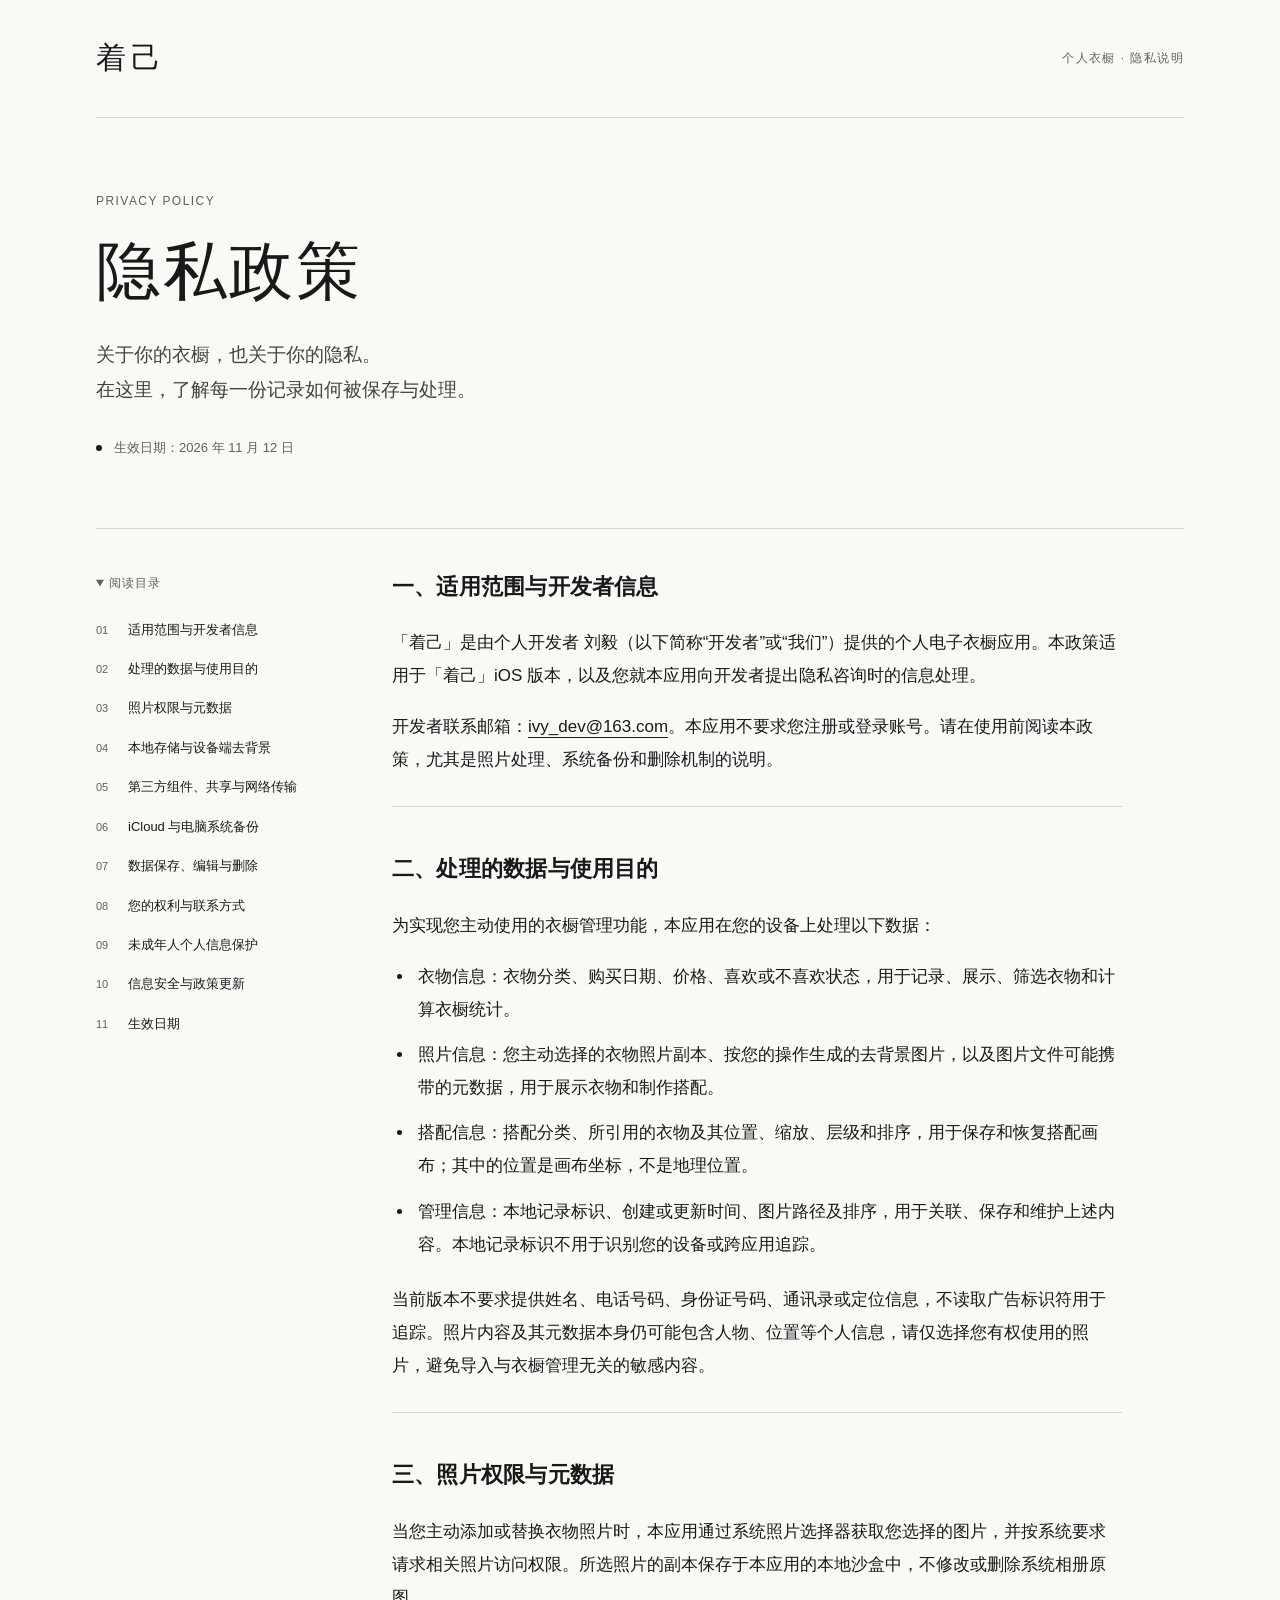
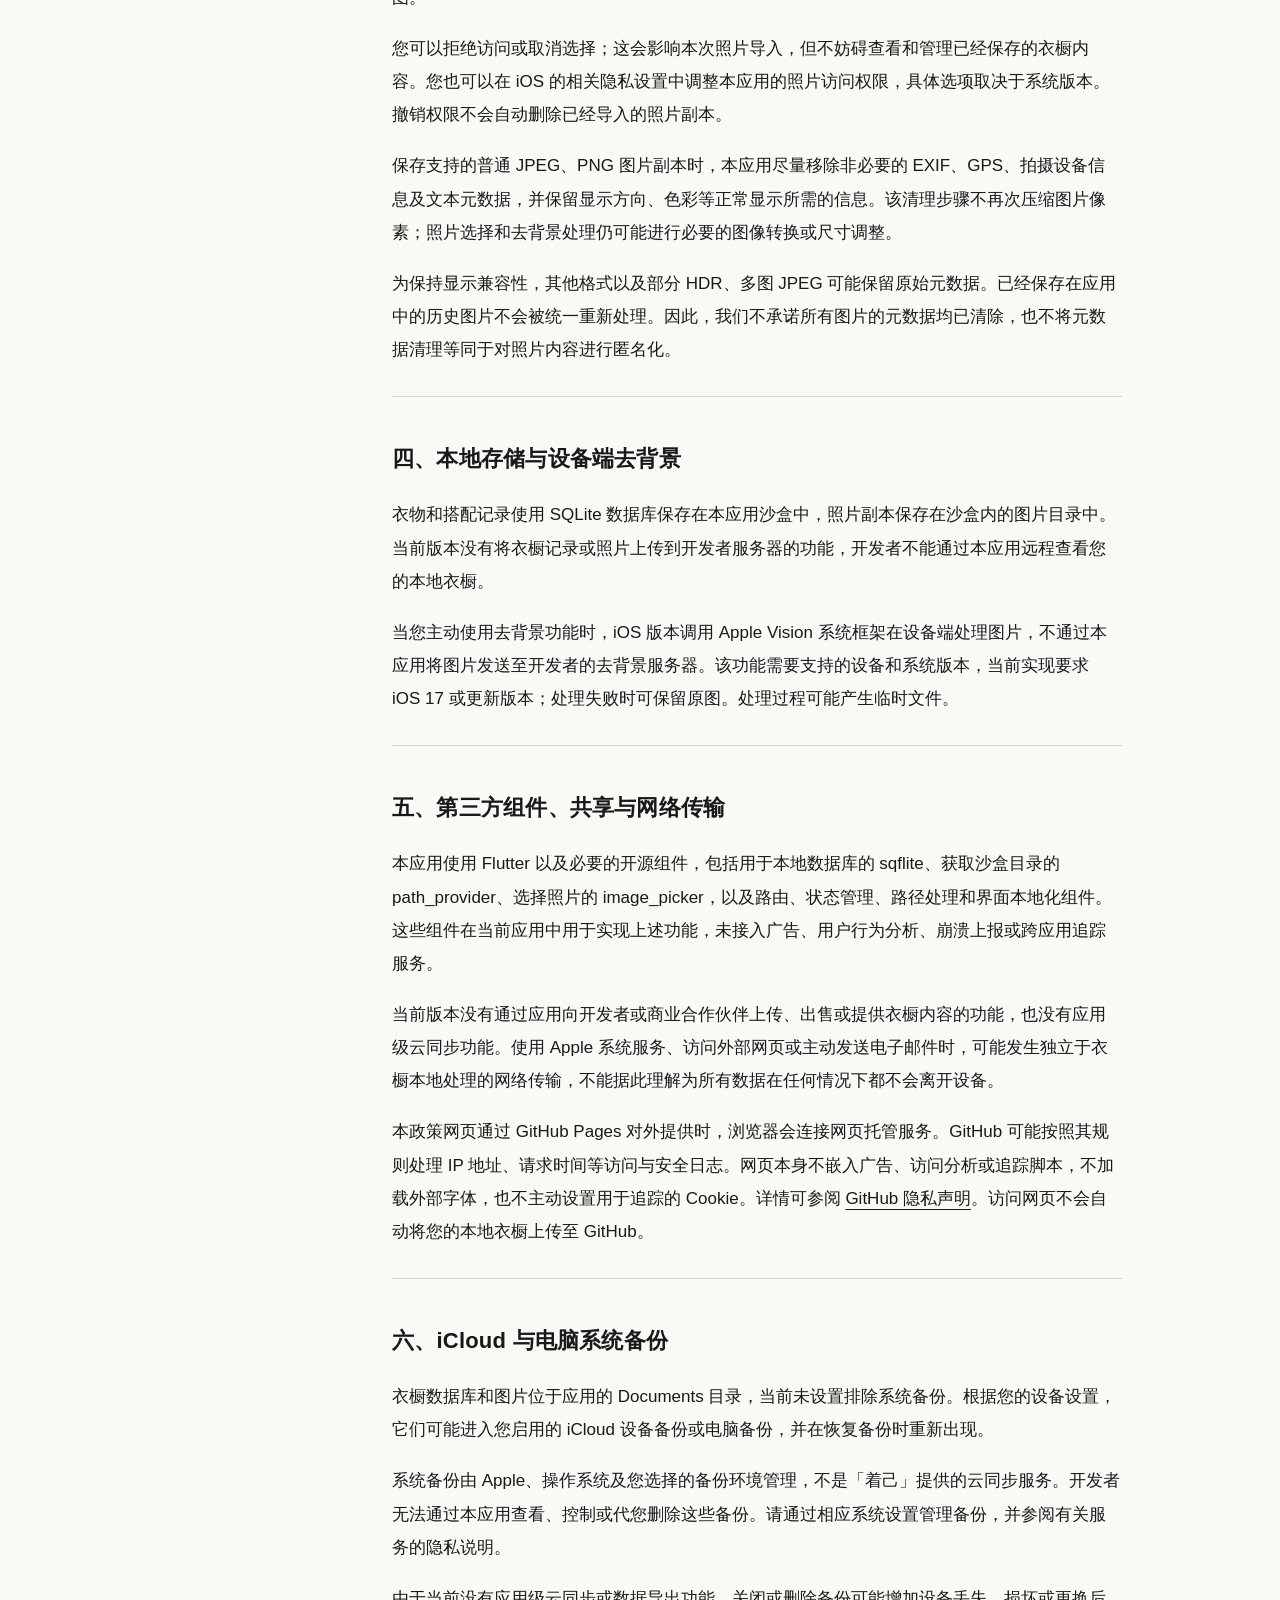
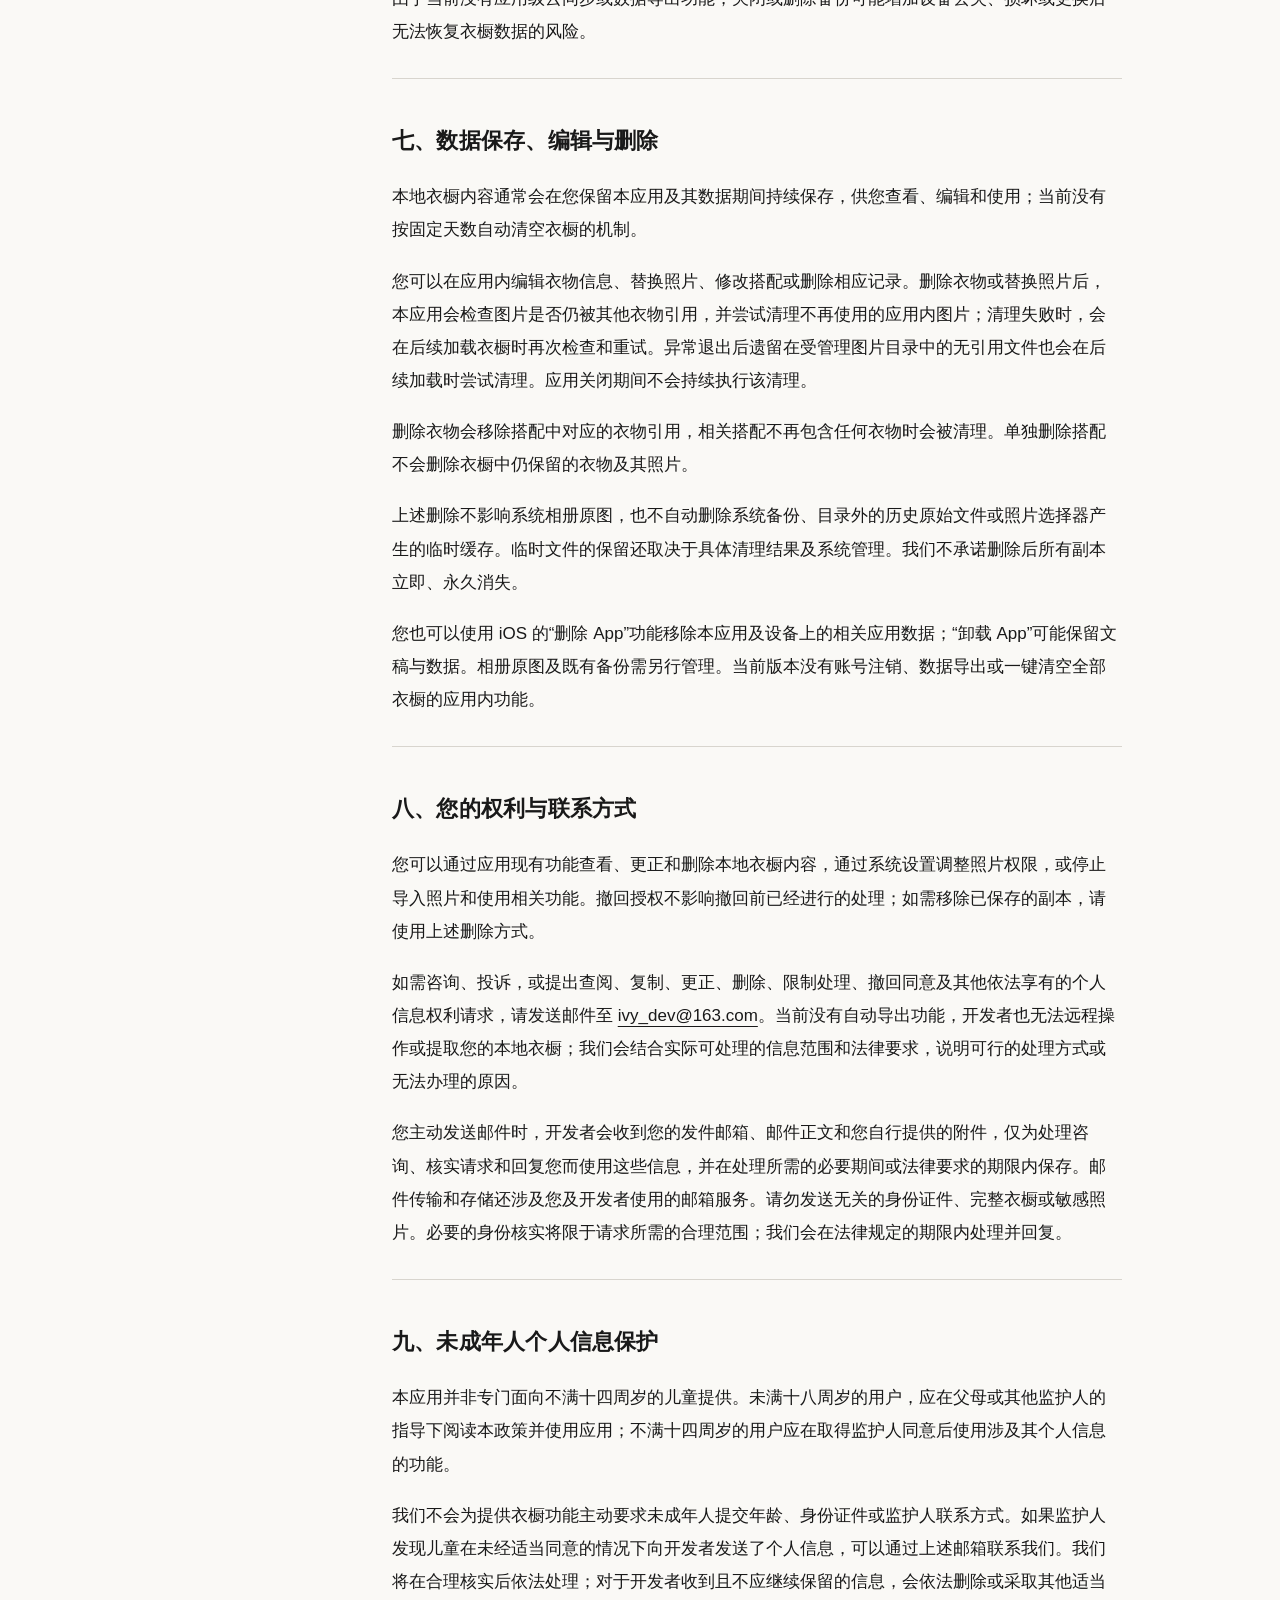
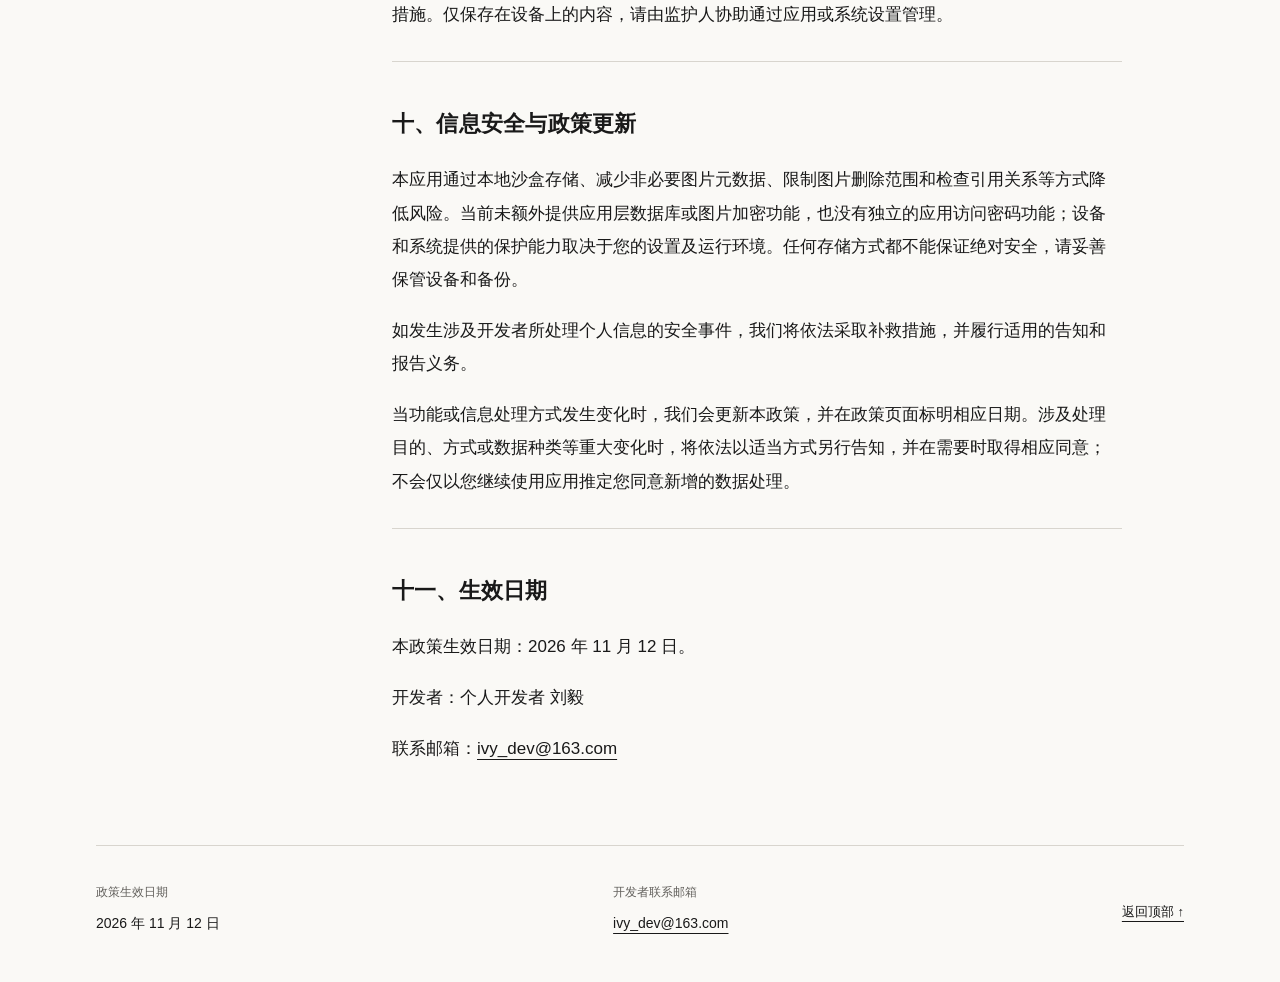
<file: index.html>
<!doctype html>
<html lang="zh-CN">
<head>
<meta charset="utf-8">
<meta name="viewport" content="width=device-width, initial-scale=1">
<meta name="description" content="了解着己如何处理衣物记录、照片和搭配信息，以及本地存储、系统备份与删除机制。">
<meta name="referrer" content="no-referrer">
<meta name="color-scheme" content="light">
<title>着己 · 隐私政策</title>
<link rel="stylesheet" href="./styles.css">
</head>
<body id="top">
<a class="skip" href="#policy">跳至政策正文</a>
<div class="frame">
<header class="masthead"><a class="wordmark" href="#top" aria-label="着己，返回顶部">着己</a><span>个人衣橱 · 隐私说明</span></header>
<main>
<div class="hero"><p class="eyebrow">PRIVACY POLICY</p><h1>隐私政策</h1><p class="intro">关于你的衣橱，也关于你的隐私。<br>在这里，了解每一份记录如何被保存与处理。</p><p class="review">生效日期：2026 年 11 月 12 日</p></div>
<div class="layout">
<nav class="contents" aria-label="政策目录"><details open><summary>阅读目录</summary><ol><li><a href="#section-1">适用范围与开发者信息</a></li><li><a href="#section-2">处理的数据与使用目的</a></li><li><a href="#section-3">照片权限与元数据</a></li><li><a href="#section-4">本地存储与设备端去背景</a></li><li><a href="#section-5">第三方组件、共享与网络传输</a></li><li><a href="#section-6">iCloud 与电脑系统备份</a></li><li><a href="#section-7">数据保存、编辑与删除</a></li><li><a href="#section-8">您的权利与联系方式</a></li><li><a href="#section-9">未成年人个人信息保护</a></li><li><a href="#section-10">信息安全与政策更新</a></li><li><a href="#section-11">生效日期</a></li></ol></details></nav>
<article id="policy" tabindex="-1" aria-label="着己隐私政策全文"><section id="section-1" aria-labelledby="heading-1"><h2 id="heading-1">一、适用范围与开发者信息</h2><p>「着己」是由个人开发者 刘毅（以下简称“开发者”或“我们”）提供的个人电子衣橱应用。本政策适用于「着己」iOS 版本，以及您就本应用向开发者提出隐私咨询时的信息处理。</p><p>开发者联系邮箱：<a href="mailto:ivy_dev@163.com">ivy_dev@163.com</a>。本应用不要求您注册或登录账号。请在使用前阅读本政策，尤其是照片处理、系统备份和删除机制的说明。</p></section><section id="section-2" aria-labelledby="heading-2"><h2 id="heading-2">二、处理的数据与使用目的</h2><p>为实现您主动使用的衣橱管理功能，本应用在您的设备上处理以下数据：</p><ul><li>衣物信息：衣物分类、购买日期、价格、喜欢或不喜欢状态，用于记录、展示、筛选衣物和计算衣橱统计。</li><li>照片信息：您主动选择的衣物照片副本、按您的操作生成的去背景图片，以及图片文件可能携带的元数据，用于展示衣物和制作搭配。</li><li>搭配信息：搭配分类、所引用的衣物及其位置、缩放、层级和排序，用于保存和恢复搭配画布；其中的位置是画布坐标，不是地理位置。</li><li>管理信息：本地记录标识、创建或更新时间、图片路径及排序，用于关联、保存和维护上述内容。本地记录标识不用于识别您的设备或跨应用追踪。</li></ul><p>当前版本不要求提供姓名、电话号码、身份证号码、通讯录或定位信息，不读取广告标识符用于追踪。照片内容及其元数据本身仍可能包含人物、位置等个人信息，请仅选择您有权使用的照片，避免导入与衣橱管理无关的敏感内容。</p></section><section id="section-3" aria-labelledby="heading-3"><h2 id="heading-3">三、照片权限与元数据</h2><p>当您主动添加或替换衣物照片时，本应用通过系统照片选择器获取您选择的图片，并按系统要求请求相关照片访问权限。所选照片的副本保存于本应用的本地沙盒中，不修改或删除系统相册原图。</p><p>您可以拒绝访问或取消选择；这会影响本次照片导入，但不妨碍查看和管理已经保存的衣橱内容。您也可以在 iOS 的相关隐私设置中调整本应用的照片访问权限，具体选项取决于系统版本。撤销权限不会自动删除已经导入的照片副本。</p><p>保存支持的普通 JPEG、PNG 图片副本时，本应用尽量移除非必要的 EXIF、GPS、拍摄设备信息及文本元数据，并保留显示方向、色彩等正常显示所需的信息。该清理步骤不再次压缩图片像素；照片选择和去背景处理仍可能进行必要的图像转换或尺寸调整。</p><p>为保持显示兼容性，其他格式以及部分 HDR、多图 JPEG 可能保留原始元数据。已经保存在应用中的历史图片不会被统一重新处理。因此，我们不承诺所有图片的元数据均已清除，也不将元数据清理等同于对照片内容进行匿名化。</p></section><section id="section-4" aria-labelledby="heading-4"><h2 id="heading-4">四、本地存储与设备端去背景</h2><p>衣物和搭配记录使用 SQLite 数据库保存在本应用沙盒中，照片副本保存在沙盒内的图片目录中。当前版本没有将衣橱记录或照片上传到开发者服务器的功能，开发者不能通过本应用远程查看您的本地衣橱。</p><p>当您主动使用去背景功能时，iOS 版本调用 Apple Vision 系统框架在设备端处理图片，不通过本应用将图片发送至开发者的去背景服务器。该功能需要支持的设备和系统版本，当前实现要求 iOS 17 或更新版本；处理失败时可保留原图。处理过程可能产生临时文件。</p></section><section id="section-5" aria-labelledby="heading-5"><h2 id="heading-5">五、第三方组件、共享与网络传输</h2><p>本应用使用 Flutter 以及必要的开源组件，包括用于本地数据库的 sqflite、获取沙盒目录的 path_provider、选择照片的 image_picker，以及路由、状态管理、路径处理和界面本地化组件。这些组件在当前应用中用于实现上述功能，未接入广告、用户行为分析、崩溃上报或跨应用追踪服务。</p><p>当前版本没有通过应用向开发者或商业合作伙伴上传、出售或提供衣橱内容的功能，也没有应用级云同步功能。使用 Apple 系统服务、访问外部网页或主动发送电子邮件时，可能发生独立于衣橱本地处理的网络传输，不能据此理解为所有数据在任何情况下都不会离开设备。</p><p>本政策网页通过 GitHub Pages 对外提供时，浏览器会连接网页托管服务。GitHub 可能按照其规则处理 IP 地址、请求时间等访问与安全日志。网页本身不嵌入广告、访问分析或追踪脚本，不加载外部字体，也不主动设置用于追踪的 Cookie。详情可参阅 <a href="https://docs.github.com/en/site-policy/privacy-policies/github-general-privacy-statement">GitHub 隐私声明</a>。访问网页不会自动将您的本地衣橱上传至 GitHub。</p></section><section id="section-6" aria-labelledby="heading-6"><h2 id="heading-6">六、iCloud 与电脑系统备份</h2><p>衣橱数据库和图片位于应用的 Documents 目录，当前未设置排除系统备份。根据您的设备设置，它们可能进入您启用的 iCloud 设备备份或电脑备份，并在恢复备份时重新出现。</p><p>系统备份由 Apple、操作系统及您选择的备份环境管理，不是「着己」提供的云同步服务。开发者无法通过本应用查看、控制或代您删除这些备份。请通过相应系统设置管理备份，并参阅有关服务的隐私说明。</p><p>由于当前没有应用级云同步或数据导出功能，关闭或删除备份可能增加设备丢失、损坏或更换后无法恢复衣橱数据的风险。</p></section><section id="section-7" aria-labelledby="heading-7"><h2 id="heading-7">七、数据保存、编辑与删除</h2><p>本地衣橱内容通常会在您保留本应用及其数据期间持续保存，供您查看、编辑和使用；当前没有按固定天数自动清空衣橱的机制。</p><p>您可以在应用内编辑衣物信息、替换照片、修改搭配或删除相应记录。删除衣物或替换照片后，本应用会检查图片是否仍被其他衣物引用，并尝试清理不再使用的应用内图片；清理失败时，会在后续加载衣橱时再次检查和重试。异常退出后遗留在受管理图片目录中的无引用文件也会在后续加载时尝试清理。应用关闭期间不会持续执行该清理。</p><p>删除衣物会移除搭配中对应的衣物引用，相关搭配不再包含任何衣物时会被清理。单独删除搭配不会删除衣橱中仍保留的衣物及其照片。</p><p>上述删除不影响系统相册原图，也不自动删除系统备份、目录外的历史原始文件或照片选择器产生的临时缓存。临时文件的保留还取决于具体清理结果及系统管理。我们不承诺删除后所有副本立即、永久消失。</p><p>您也可以使用 iOS 的“删除 App”功能移除本应用及设备上的相关应用数据；“卸载 App”可能保留文稿与数据。相册原图及既有备份需另行管理。当前版本没有账号注销、数据导出或一键清空全部衣橱的应用内功能。</p></section><section id="section-8" aria-labelledby="heading-8"><h2 id="heading-8">八、您的权利与联系方式</h2><p>您可以通过应用现有功能查看、更正和删除本地衣橱内容，通过系统设置调整照片权限，或停止导入照片和使用相关功能。撤回授权不影响撤回前已经进行的处理；如需移除已保存的副本，请使用上述删除方式。</p><p>如需咨询、投诉，或提出查阅、复制、更正、删除、限制处理、撤回同意及其他依法享有的个人信息权利请求，请发送邮件至 <a href="mailto:ivy_dev@163.com">ivy_dev@163.com</a>。当前没有自动导出功能，开发者也无法远程操作或提取您的本地衣橱；我们会结合实际可处理的信息范围和法律要求，说明可行的处理方式或无法办理的原因。</p><p>您主动发送邮件时，开发者会收到您的发件邮箱、邮件正文和您自行提供的附件，仅为处理咨询、核实请求和回复您而使用这些信息，并在处理所需的必要期间或法律要求的期限内保存。邮件传输和存储还涉及您及开发者使用的邮箱服务。请勿发送无关的身份证件、完整衣橱或敏感照片。必要的身份核实将限于请求所需的合理范围；我们会在法律规定的期限内处理并回复。</p></section><section id="section-9" aria-labelledby="heading-9"><h2 id="heading-9">九、未成年人个人信息保护</h2><p>本应用并非专门面向不满十四周岁的儿童提供。未满十八周岁的用户，应在父母或其他监护人的指导下阅读本政策并使用应用；不满十四周岁的用户应在取得监护人同意后使用涉及其个人信息的功能。</p><p>我们不会为提供衣橱功能主动要求未成年人提交年龄、身份证件或监护人联系方式。如果监护人发现儿童在未经适当同意的情况下向开发者发送了个人信息，可以通过上述邮箱联系我们。我们将在合理核实后依法处理；对于开发者收到且不应继续保留的信息，会依法删除或采取其他适当措施。仅保存在设备上的内容，请由监护人协助通过应用或系统设置管理。</p></section><section id="section-10" aria-labelledby="heading-10"><h2 id="heading-10">十、信息安全与政策更新</h2><p>本应用通过本地沙盒存储、减少非必要图片元数据、限制图片删除范围和检查引用关系等方式降低风险。当前未额外提供应用层数据库或图片加密功能，也没有独立的应用访问密码功能；设备和系统提供的保护能力取决于您的设置及运行环境。任何存储方式都不能保证绝对安全，请妥善保管设备和备份。</p><p>如发生涉及开发者所处理个人信息的安全事件，我们将依法采取补救措施，并履行适用的告知和报告义务。</p><p>当功能或信息处理方式发生变化时，我们会更新本政策，并在政策页面标明相应日期。涉及处理目的、方式或数据种类等重大变化时，将依法以适当方式另行告知，并在需要时取得相应同意；不会仅以您继续使用应用推定您同意新增的数据处理。</p></section><section id="section-11" aria-labelledby="heading-11"><h2 id="heading-11">十一、生效日期</h2><p>本政策生效日期：2026 年 11 月 12 日。</p><p>开发者：个人开发者 刘毅</p><p>联系邮箱：<a href="mailto:ivy_dev@163.com">ivy_dev@163.com</a></p></section></article>
</div>
</main>
<footer><div><p class="label">政策生效日期</p><p>2026 年 11 月 12 日</p></div><div><p class="label">开发者联系邮箱</p><a href="mailto:ivy_dev@163.com">ivy_dev@163.com</a></div><a class="back" href="#top">返回顶部 ↑</a></footer>
</div>
</body>
</html>
</file>
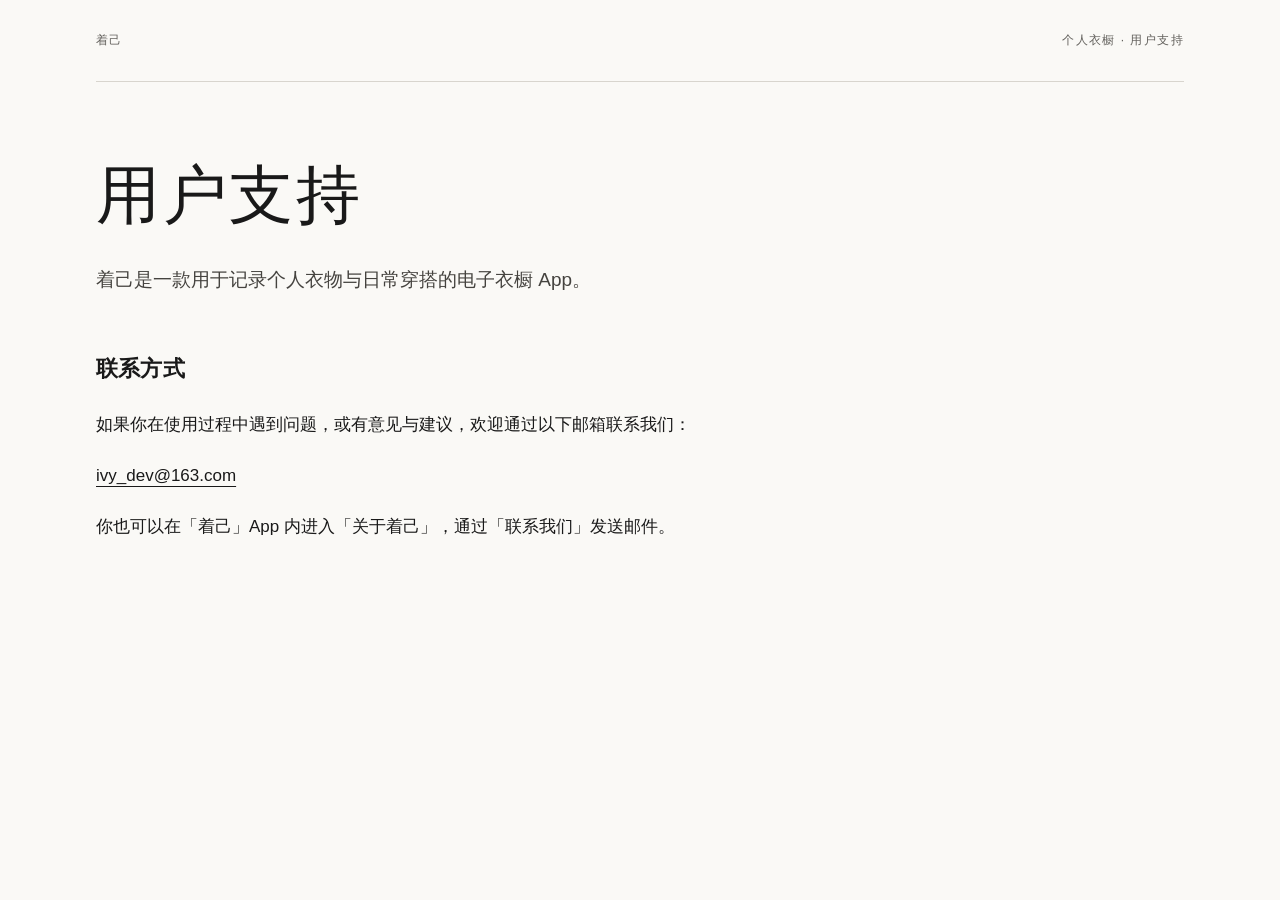
<file: support.html>
<!doctype html>
<html lang="zh-CN">
<head>
  <meta charset="utf-8">
  <meta name="viewport" content="width=device-width, initial-scale=1">
  <meta name="color-scheme" content="light">
  <meta name="description" content="联系着己开发者，获取用户支持。">
  <title>着己 · 用户支持</title>
  <link rel="stylesheet" href="./styles.css">
</head>
<body>
  <div class="frame">
    <header class="masthead"><span class="wordmark">着己</span><span>个人衣橱 · 用户支持</span></header>
    <main>
      <div class="hero">
        <h1>用户支持</h1>
        <p class="intro">着己是一款用于记录个人衣物与日常穿搭的电子衣橱 App。</p>
      </div>
      <article>
        <section>
          <h2>联系方式</h2>
          <p>如果你在使用过程中遇到问题，或有意见与建议，欢迎通过以下邮箱联系我们：</p>
          <p><a href="mailto:ivy_dev@163.com">ivy_dev@163.com</a></p>
          <p>你也可以在「着己」App 内进入「关于着己」，通过「联系我们」发送邮件。</p>
        </section>
      </article>
    </main>
  </div>
</body>
</html>
</file>
<file: styles.css>
:root { color-scheme: light; --paper: #faf9f6; --ink: #191919; --muted: #62605c; --line: #d8d5ce; }
* { box-sizing: border-box; }
html { scroll-padding-top: 28px; }
body { margin: 0; background: var(--paper); color: var(--ink); font: 17px/1.95 -apple-system, BlinkMacSystemFont, "PingFang SC", "Microsoft YaHei", sans-serif; -webkit-text-size-adjust: 100%; }
a { color: inherit; text-decoration-thickness: 1px; text-underline-offset: 5px; overflow-wrap: anywhere; }
a:hover { text-decoration-thickness: 2px; }
a:focus-visible, summary:focus-visible { outline: 2px solid currentColor; outline-offset: 5px; border-radius: 1px; }
.skip { position: absolute; left: 24px; top: -100px; padding: 8px 16px; background: var(--ink); color: white; z-index: 2; }
.skip:focus { top: 12px; }
.frame { max-width: 1200px; margin: auto; padding: 0 56px; }
.masthead { display: flex; align-items: center; justify-content: space-between; padding: 29px 0; border-bottom: 1px solid var(--line); gap: 20px; }
.wordmark { font-family: "Songti SC", "STSong", "SimSun", serif; font-size: 30px; letter-spacing: .15em; text-decoration: none; }
.masthead span, .eyebrow, .folio { font-size: 12px; letter-spacing: .12em; color: var(--muted); }
.hero { padding: 72px 0 54px; max-width: 790px; }
.eyebrow { margin: 0 0 17px; }
h1 { font-family: "Songti SC", "STSong", "SimSun", serif; font-weight: 500; font-size: clamp(40px, 5vw, 64px); letter-spacing: .04em; line-height: 1.3; margin: 0 0 24px; }
.intro { margin: 0; font-size: 19px; line-height: 1.85; color: #45433f; max-width: 630px; }
.review { margin-top: 28px; display: inline-flex; align-items: center; gap: 12px; font-size: 13px; color: var(--muted); }
.review::before { content: ""; width: 6px; height: 6px; border-radius: 50%; background: var(--ink); flex: none; }
.layout { display: grid; grid-template-columns: 230px minmax(0, 1fr); gap: 66px; padding: 40px 0 80px; border-top: 1px solid var(--line); }
.contents { position: sticky; top: 28px; align-self: start; font-size: 13px; line-height: 1.65; }
.contents summary { cursor: pointer; font-size: 12px; color: var(--muted); letter-spacing: .1em; padding: 5px 0 16px; }
.contents ol { list-style: none; padding: 0; margin: 0; counter-reset: sections; }
.contents li { counter-increment: sections; }
.contents a { display: flex; gap: 12px; padding: 9px 0; text-decoration: none; }
.contents a::before { content: counter(sections, decimal-leading-zero); color: var(--muted); font-size: 11px; min-width: 20px; margin-top: 2px; }
.contents a:hover { text-decoration: underline; }
article { min-width: 0; max-width: 730px; }
article section { margin-bottom: 44px; padding-bottom: 30px; border-bottom: 1px solid var(--line); }
article section:last-child { margin-bottom: 0; border: 0; padding-bottom: 0; }
h2 { font-size: 22px; font-weight: 600; line-height: 1.6; margin: 0 0 22px; letter-spacing: .01em; }
article p { margin: 0 0 18px; overflow-wrap: anywhere; }
article p:last-child { margin-bottom: 0; }
article ul { padding-left: 1.3em; margin: 0 0 22px; }
article li { padding-left: 4px; margin: 12px 0; }
footer { padding: 35px 0 40px; border-top: 1px solid var(--line); display: flex; justify-content: space-between; gap: 30px; font-size: 14px; }
footer p { margin: 0 0 5px; }
footer .label { color: var(--muted); font-size: 12px; }
footer .back { font-size: 13px; align-self: center; white-space: nowrap; }
@media (max-width: 900px) { .frame { padding: 0 32px; } .layout { grid-template-columns: 190px minmax(0, 1fr); gap: 32px; } h2 { font-size: 20px; } }
@media (max-width: 680px) {
  body { font-size: 16px; line-height: 1.95; }
  .frame { padding: 0 24px; }
  .masthead { padding: 21px 0; }
  .wordmark { font-size: 26px; }
  .masthead span { font-size: 11px; }
  .hero { padding: 46px 0 34px; }
  .intro { font-size: 17px; }
  .layout { display: block; padding: 22px 0 40px; }
  .contents { position: static; margin-bottom: 35px; padding-bottom: 20px; border-bottom: 1px solid var(--line); }
  .contents ol { display: grid; grid-template-columns: 1fr 1fr; column-gap: 18px; }
  .contents a { gap: 7px; font-size: 12px; }
  h2 { font-size: 20px; }
  article section { margin-bottom: 30px; padding-bottom: 24px; }
  footer { flex-wrap: wrap; padding: 26px 0; gap: 18px; }
  footer .back { margin-left: auto; }
}
@media (max-width: 360px) { .frame { padding: 0 18px; } .contents ol { display: block; } }
@media print { body { background: white; font-size: 11pt; } .frame { max-width: none; padding: 0; } .hero { padding: 24px 0; } h1 { font-size: 30pt; } .layout { display: block; padding: 24px 0; } .contents, .skip, .back { display: none; } article { max-width: none; } h2 { break-after: avoid; } p, li { orphans: 3; widows: 3; } }
</file>
